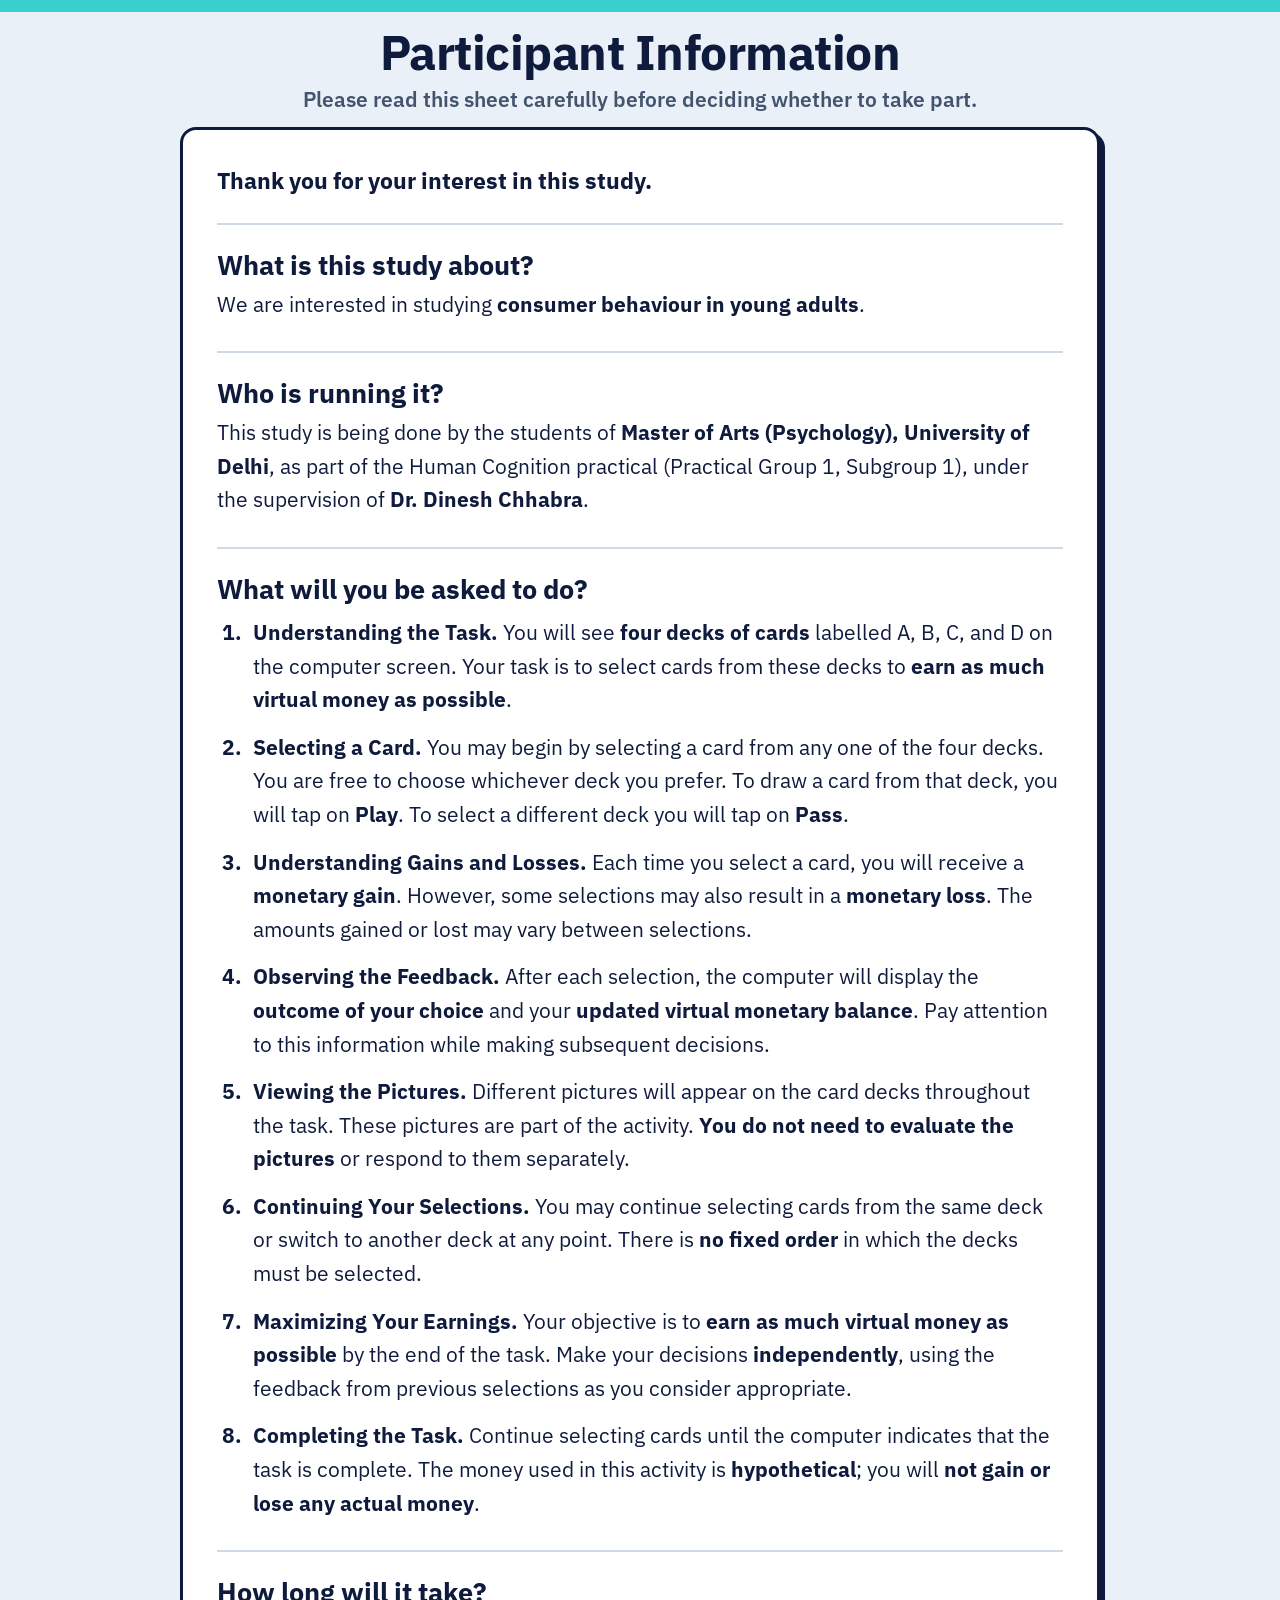
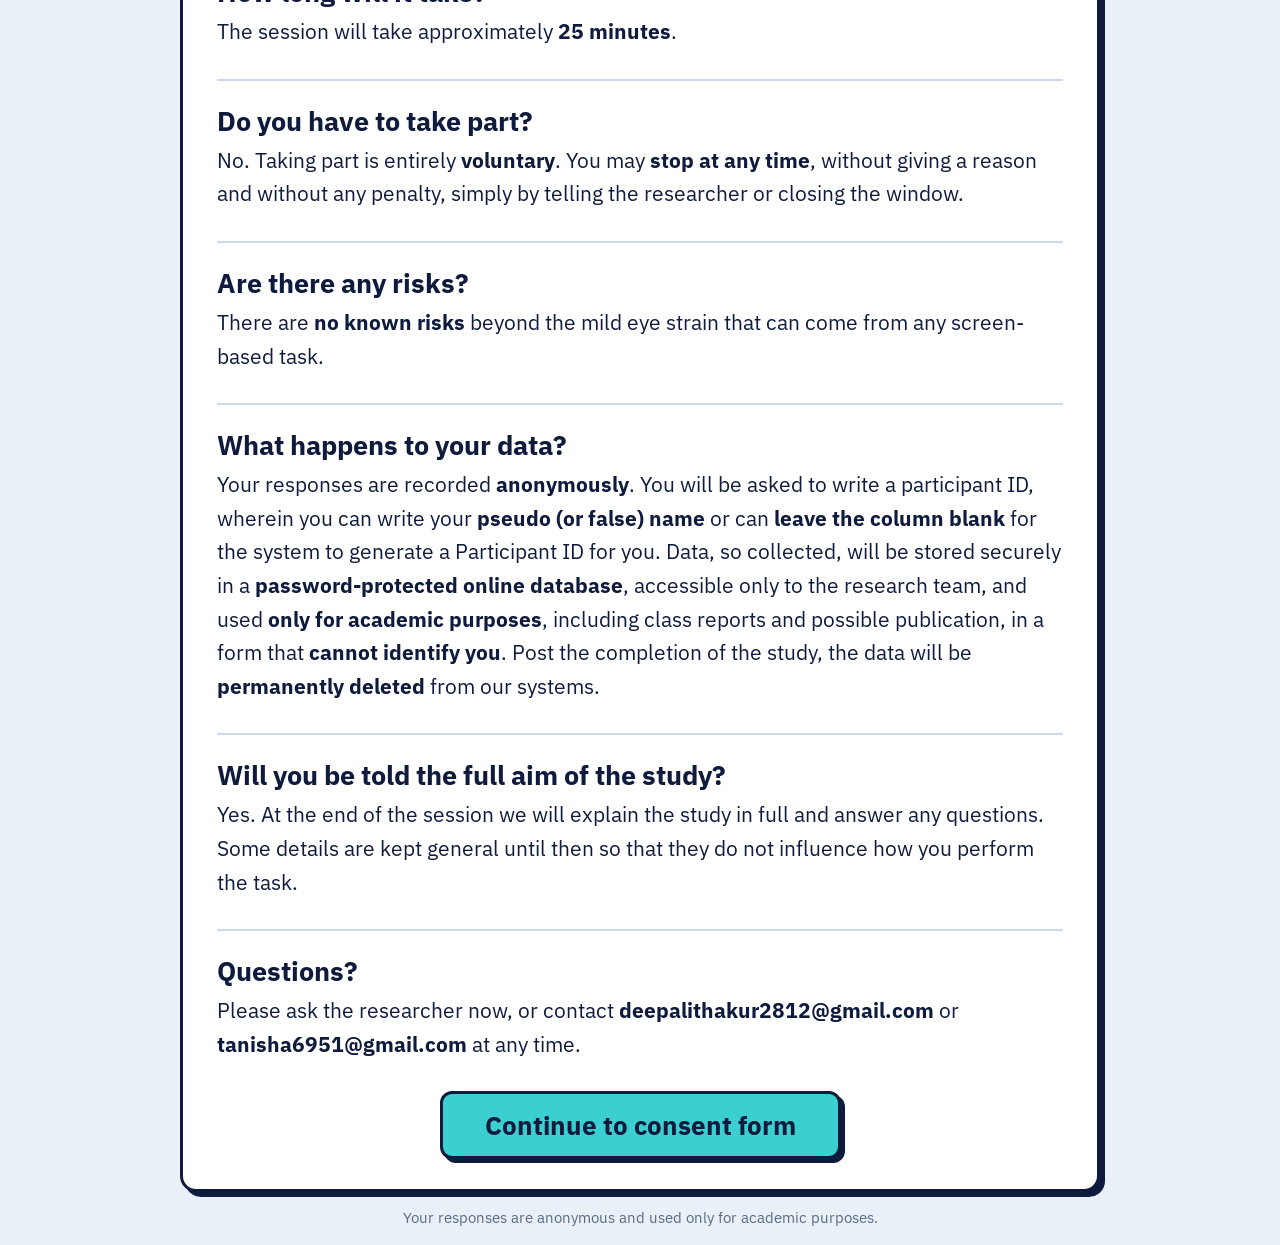
<file: index.html>
<!DOCTYPE html>
<html lang="en">
<head>
    <meta charset="UTF-8">
    <meta name="viewport" content="width=device-width, initial-scale=1.0">
    <meta name="robots" content="noindex, nofollow">
    <meta name="theme-color" content="#eaf0f8">
    <link rel="icon" href="data:,">
    <title>Consumer Behaviour Study</title>
    <link rel="preconnect" href="https://fonts.googleapis.com">
    <link rel="preconnect" href="https://fonts.gstatic.com" crossorigin>
    <link href="https://fonts.googleapis.com/css2?family=IBM+Plex+Sans:wght@400;500;600;700&display=swap" rel="stylesheet">
    <link rel="stylesheet" href="styles.css">
    <style>
        /* Tip shown only on phones held upright, on the card task screen */
        .rotate-hint { display: none; margin: 0 0 8px; padding: 8px 12px; background: #b8ece9; border-radius: 8px; font-weight: bold; font-size: 15px; }
        @media (max-width: 600px) and (orientation: portrait) { .rotate-hint { display: block; } }
        .noscript-box { max-width: 700px; margin: 40px auto; padding: 20px; background: #fde4e1; border: 3px solid #c0392b; border-radius: 10px; font-size: 18px; font-weight: bold; }
    </style>
</head>

<body>
    <noscript>
        <div class="noscript-box">This study needs JavaScript. Please turn JavaScript on in your browser settings, or open this link in a different browser, then reload the page.</div>
    </noscript>

    <!-- ===== Loading overlay (shown while the study server assigns the version) ===== -->
    <div id="loader" class="loader" role="status" aria-live="polite" hidden>
        <div class="loader-box">
            <div class="spinner" aria-hidden="true"></div>
            <p class="loader-title" id="loaderTitle">Preparing your session</p>
            <p class="loader-sub">This can take a few seconds. Please keep this page open.</p>
        </div>
    </div>

    <main class="container">

        <!-- ===== Link without a version ===== -->
        <section class="screen" id="screen-invalid" hidden>
            <div class="doc-card">
                <h1>This link is not complete</h1>
                <p class="lead">Please contact the researcher who invited you and ask for your personal study link.</p>
            </div>
        </section>

        <!-- ===== Information sheet ===== -->
        <section class="screen" id="screen-info" hidden>
            <header class="page-header">
                <h1>Participant Information</h1>
                <p>Please read this sheet carefully before deciding whether to take part.</p>
            </header>

            <div class="doc-card">
                <p class="lead">Thank you for your interest in this study.</p>

                <h2>What is this study about?</h2>
                <p>We are interested in studying <strong>consumer behaviour in young adults</strong>.</p>

                <h2>Who is running it?</h2>
                <p>This study is being done by the students of <strong>Master of Arts (Psychology), University of Delhi</strong>, as part of the Human Cognition practical (Practical Group 1, Subgroup 1), under the supervision of <strong>Dr. Dinesh Chhabra</strong>.</p>

                <h2>What will you be asked to do?</h2>
                <ol class="steps">
                    <li><strong>Understanding the Task.</strong> You will see <strong>four decks of cards</strong> labelled A, B, C, and D on the computer screen. Your task is to select cards from these decks to <strong>earn as much virtual money as possible</strong>.</li>
                    <li><strong>Selecting a Card.</strong> You may begin by selecting a card from any one of the four decks. You are free to choose whichever deck you prefer. To draw a card from that deck, you will tap on <strong>Play</strong>. To select a different deck you will tap on <strong>Pass</strong>.</li>
                    <li><strong>Understanding Gains and Losses.</strong> Each time you select a card, you will receive a <strong>monetary gain</strong>. However, some selections may also result in a <strong>monetary loss</strong>. The amounts gained or lost may vary between selections.</li>
                    <li><strong>Observing the Feedback.</strong> After each selection, the computer will display the <strong>outcome of your choice</strong> and your <strong>updated virtual monetary balance</strong>. Pay attention to this information while making subsequent decisions.</li>
                    <li><strong>Viewing the Pictures.</strong> Different pictures will appear on the card decks throughout the task. These pictures are part of the activity. <strong>You do not need to evaluate the pictures</strong> or respond to them separately.</li>
                    <li><strong>Continuing Your Selections.</strong> You may continue selecting cards from the same deck or switch to another deck at any point. There is <strong>no fixed order</strong> in which the decks must be selected.</li>
                    <li><strong>Maximizing Your Earnings.</strong> Your objective is to <strong>earn as much virtual money as possible</strong> by the end of the task. Make your decisions <strong>independently</strong>, using the feedback from previous selections as you consider appropriate.</li>
                    <li><strong>Completing the Task.</strong> Continue selecting cards until the computer indicates that the task is complete. The money used in this activity is <strong>hypothetical</strong>; you will <strong>not gain or lose any actual money</strong>.</li>
                </ol>

                <h2>How long will it take?</h2>
                <p>The session will take approximately <strong>25 minutes</strong>.</p>

                <h2>Do you have to take part?</h2>
                <p>No. Taking part is entirely <strong>voluntary</strong>. You may <strong>stop at any time</strong>, without giving a reason and without any penalty, simply by telling the researcher or closing the window.</p>

                <h2>Are there any risks?</h2>
                <p>There are <strong>no known risks</strong> beyond the mild eye strain that can come from any screen-based task.</p>

                <h2>What happens to your data?</h2>
                <p>Your responses are recorded <strong>anonymously</strong>. You will be asked to write a participant ID, wherein you can write your <strong>pseudo (or false) name</strong> or can <strong>leave the column blank</strong> for the system to generate a Participant ID for you. Data, so collected, will be stored securely in a <strong>password-protected online database</strong>, accessible only to the research team, and used <strong>only for academic purposes</strong>, including class reports and possible publication, in a form that <strong>cannot identify you</strong>. Post the completion of the study, the data will be <strong>permanently deleted</strong> from our systems.</p>

                <h2>Will you be told the full aim of the study?</h2>
                <p>Yes. At the end of the session we will explain the study in full and answer any questions. Some details are kept general until then so that they do not influence how you perform the task.</p>

                <h2>Questions?</h2>
                <p>Please ask the researcher now, or contact <strong>deepalithakur2812@gmail.com</strong> or <strong>tanisha6951@gmail.com</strong> at any time.</p>

                <div class="actions">
                    <button id="infoContinue" type="button">Continue to consent form</button>
                </div>
            </div>
        </section>

        <!-- ===== Consent form ===== -->
        <section class="screen" id="screen-consent" hidden>
            <header class="page-header">
                <h1>Consent Form</h1>
                <p>Please read each statement carefully and tick the box beside it.</p>
            </header>

            <div class="doc-card">
                <p class="lead">You can continue only if <strong>every box is ticked</strong>.</p>
                <div class="consent-list" id="consentList">
                    <label class="check"><input type="checkbox"><span>I have read the information sheet and have understood what the study involves.</span></label>
                    <label class="check"><input type="checkbox"><span>I have had the chance to ask the questions to the research team.</span></label>
                    <label class="check"><input type="checkbox"><span>I understand that my responses will be kept <strong>anonymous</strong> and will only be used for <strong>academic purposes</strong>.</span></label>
                    <label class="check"><input type="checkbox"><span>I understand that participation is <strong>voluntary</strong>.</span></label>
                    <label class="check"><input type="checkbox"><span>I confirm that I am <strong>18 years of age or older</strong>.</span></label>
                    <label class="check"><input type="checkbox"><span>I give consent to participate in this study.</span></label>
                </div>

                <div class="actions">
                    <button id="consentYes" type="button" disabled>I consent, continue</button>
                    <button id="consentNo" type="button" class="secondary">I don't wish to participate, exit</button>
                </div>
            </div>
        </section>

        <!-- ===== Demographics ===== -->
        <section class="screen" id="screen-demographics" hidden>
            <header class="page-header">
                <h1>About You</h1>
                <p>Please answer every question. Your answers are anonymous.</p>
            </header>

            <form class="doc-card" id="demographicsForm" novalidate>
                <div id="demographicsFields"></div>
                <p class="form-error" id="demographicsError" role="alert" hidden></p>
                <div class="actions">
                    <button id="demographicsContinue" type="submit">Continue</button>
                </div>
            </form>
        </section>

        <!-- ===== IGT task (instructions, task and feedback) ===== -->
        <section class="screen" id="screen-task" hidden>
            <header class="page-header">
                <h1>Card Task</h1>
                <p>Play or Pass</p>
            </header>

            <p class="rotate-hint">Tip: turn your phone sideways for the best view.</p>

            <section class="status-bar">
                <div>
                    <span>Trial</span>
                    <strong id="trialNumber">-</strong>
                </div>

                <div>
                    <span>Balance</span>
                    <strong id="balance">₹50,000</strong>
                </div>
            </section>

            <p id="previewMessage" role="status" aria-live="polite">
                Click Start to begin.
            </p>

            <section class="instructions">
                <p id="instructionsText"></p>
            </section>

            <section class="deck-area" aria-label="Four decks">
                <div class="deck" data-deck="1">
                    <div class="arrow" aria-hidden="true">▼</div>
                    <div class="deck-image"><span>Image 1</span></div>
                    <h2>Deck 1</h2>
                </div>

                <div class="deck" data-deck="2">
                    <div class="arrow" aria-hidden="true">▼</div>
                    <div class="deck-image"><span>Image 2</span></div>
                    <h2>Deck 2</h2>
                </div>

                <div class="deck" data-deck="3">
                    <div class="arrow" aria-hidden="true">▼</div>
                    <div class="deck-image"><span>Image 3</span></div>
                    <h2>Deck 3</h2>
                </div>

                <div class="deck" data-deck="4">
                    <div class="arrow" aria-hidden="true">▼</div>
                    <div class="deck-image"><span>Image 4</span></div>
                    <h2>Deck 4</h2>
                </div>
            </section>

            <section class="controls">
                <button id="startButton" type="button">Start</button>
                <button id="playButton" type="button" hidden>Play (A)</button>
                <button id="passButton" type="button" hidden>Pass (L)</button>
                <button id="continueButton" type="button" hidden>Continue to the final questions</button>
            </section>
        </section>

        <!-- ===== Adapted Immediate Gratification Inventory ===== -->
        <section class="screen" id="screen-igi" hidden>
            <header class="page-header">
                <h1>Final Questions</h1>
                <p>Please rate how much you agree with each statement.</p>
            </header>

            <form class="doc-card" id="igiForm" novalidate>
                <p class="lead"><strong>1</strong> = Strongly Disagree &nbsp;&nbsp;…&nbsp;&nbsp; <strong>5</strong> = Strongly Agree</p>
                <div id="igiItems"></div>
                <p class="form-error" id="igiError" role="alert" hidden></p>
                <div class="actions">
                    <button id="igiSubmit" type="submit">Continue</button>
                </div>
            </form>
        </section>

        <!-- ===== Short UPPS-P ===== -->
        <section class="screen" id="screen-upps" hidden>
            <header class="page-header">
                <h1>Final Questions (continued)</h1>
                <p>Below are statements that describe ways in which people act and think.</p>
            </header>

            <form class="doc-card" id="uppsForm" novalidate>
                <p class="lead">For each statement, choose how much you agree or disagree. Please answer every statement.</p>
                <p><strong>1</strong> = Agree Strongly &nbsp;&nbsp; <strong>2</strong> = Agree Somewhat &nbsp;&nbsp; <strong>3</strong> = Disagree Somewhat &nbsp;&nbsp; <strong>4</strong> = Disagree Strongly</p>
                <div id="uppsItems"></div>
                <p class="form-error" id="uppsError" role="alert" hidden></p>
                <div class="actions">
                    <button id="uppsSubmit" type="submit">Finish</button>
                </div>
            </form>
        </section>

        <!-- ===== End / exit ===== -->
        <section class="screen" id="screen-end" hidden>
            <div class="doc-card">
                <h1 id="endTitle">Thank you!</h1>
                <p class="lead" id="endText"></p>
                <p id="saveStatus" role="status" aria-live="polite"></p>
                <div class="actions">
                    <button id="retryButton" type="button" hidden>Retry saving</button>
                    <button id="backupButton" type="button" class="secondary" hidden>Download backup (CSV)</button>
                </div>
            </div>
        </section>

        <footer>Your responses are anonymous and used only for academic purposes.</footer>
    </main>

    <script src="experiment.js"></script>
    <script src="flow.js"></script>
</body>
</html>
</file>
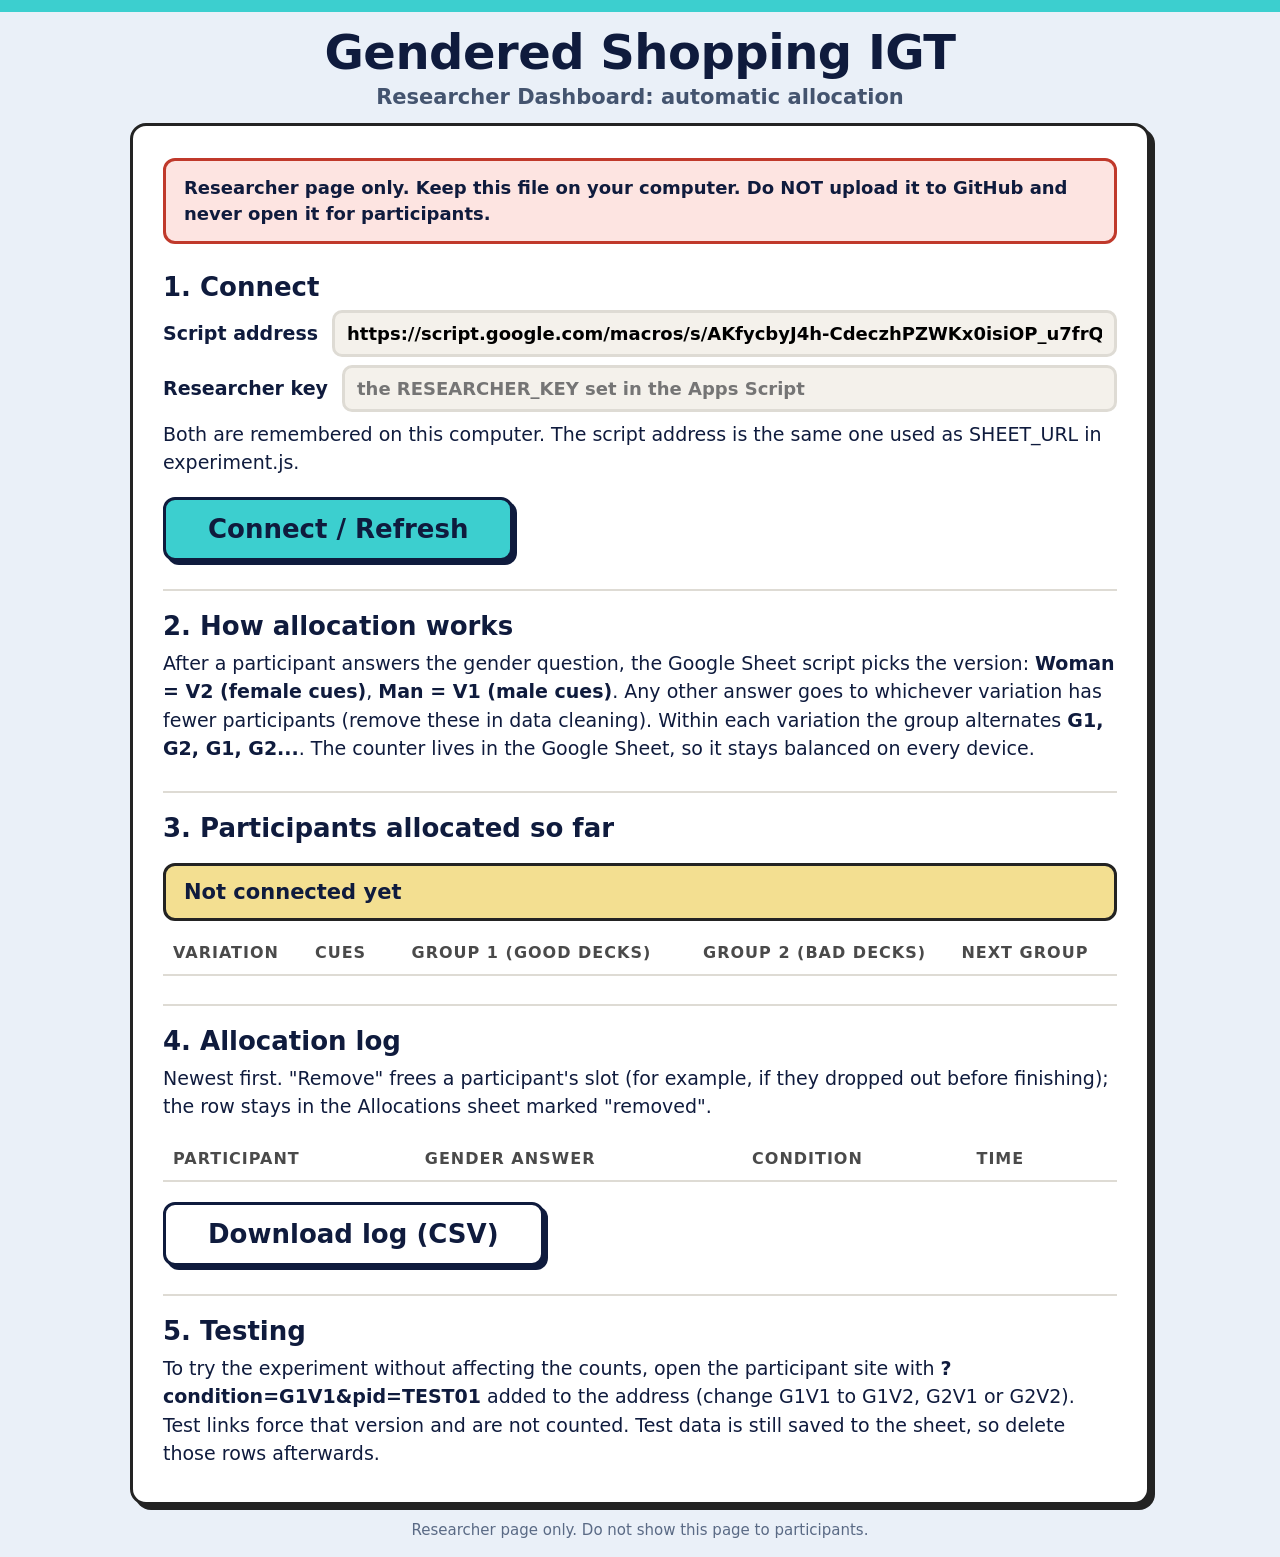
<file: researcher.html>
<!DOCTYPE html>
<html lang="en">
<head>
    <meta charset="UTF-8">
    <meta name="viewport" content="width=device-width, initial-scale=1.0">
    <meta name="robots" content="noindex, nofollow">
    <link rel="icon" href="data:,">
    <title>Researcher Dashboard - Gendered Shopping IGT</title>
    <link rel="stylesheet" href="styles.css">
    <style>
        .setup-card { background: #fff; border: 3px solid #232323; border-radius: 16px; box-shadow: 5px 5px 0 #232323; padding: 22px 30px 28px; max-width: 1020px; margin: 0 5px 16px 0; margin-left: auto; margin-right: auto; text-align: left; }
        .setup-card h2 { font-size: 26px; font-weight: 800; margin: 28px 0 8px; padding-top: 20px; border-top: 2px solid #dedbd4; }
        .setup-card h2:first-of-type { border-top: none; padding-top: 0; }
        .setup-card p { font-size: 19px; line-height: 1.5; margin: 6px 0; }
        .field { display: flex; flex-wrap: wrap; gap: 14px; align-items: center; margin: 8px 0; }
        .field label { font-weight: 700; font-size: 19px; min-width: 150px; }
        .setup-card input[type="text"], .setup-card input[type="password"] { flex: 1; min-width: 260px; font-family: inherit; font-size: 18px; font-weight: 700; padding: 10px 12px; border: 3px solid #dedbd4; border-radius: 10px; background: #f4f1eb; }
        .setup-card input:focus { outline: none; border-color: #232323; background: #fff; }
        table { width: 100%; border-collapse: collapse; margin-top: 10px; }
        th, td { padding: 12px 10px; border-bottom: 2px solid #dedbd4; text-align: left; font-size: 18px; vertical-align: middle; }
        th { font-size: 16px; text-transform: uppercase; letter-spacing: 1px; color: #4a4a4a; }
        td.num { font-size: 30px; font-weight: 800; text-align: center; }
        th.num { text-align: center; }
        .next { font-weight: 800; background: #f3df91; border-radius: 8px; padding: 4px 10px; display: inline-block; }
        .summary { margin: 20px 0 8px; padding: 14px 18px; background: #f3df91; border: 3px solid #232323; border-radius: 12px; font-size: 21px; font-weight: 800; }
        .warn { margin: 10px 0; padding: 14px 18px; background: #fde4e1; border: 3px solid #c0392b; border-radius: 12px; font-weight: 700; font-size: 18px; line-height: 1.45; }
        .small-btn { padding: 6px 16px; font-size: 18px; box-shadow: 3px 3px 0 #232323; }
        .buttons { display: flex; gap: 16px; flex-wrap: wrap; margin-top: 20px; }
        .cond-name { font-size: 24px; font-weight: 800; }
        td.mono { font-family: Consolas, monospace; font-size: 15px; }
        tr.removed td { color: #8a8a8a; text-decoration: line-through; }
        .scroll { max-height: 420px; overflow-y: auto; }
    </style>
</head>

<body>
    <main class="container">
        <header class="page-header">
            <h1>Gendered Shopping IGT</h1>
            <p>Researcher Dashboard: automatic allocation</p>
        </header>

        <section class="setup-card">
            <div class="warn">Researcher page only. Keep this file on your computer. Do NOT upload it to GitHub and never open it for participants.</div>

            <h2>1. Connect</h2>
            <div class="field"><label for="url">Script address</label><input id="url" type="text" autocomplete="off" placeholder="https://script.google.com/macros/s/.../exec"></div>
            <div class="field"><label for="key">Researcher key</label><input id="key" type="password" autocomplete="off" placeholder="the RESEARCHER_KEY set in the Apps Script"></div>
            <p>Both are remembered on this computer. The script address is the same one used as SHEET_URL in experiment.js.</p>
            <div class="buttons"><button id="refresh" type="button">Connect / Refresh</button></div>
            <div class="warn" id="error" hidden></div>

            <h2>2. How allocation works</h2>
            <p>After a participant answers the gender question, the Google Sheet script picks the version: <b>Woman = V2 (female cues)</b>, <b>Man = V1 (male cues)</b>. Any other answer goes to whichever variation has fewer participants (remove these in data cleaning). Within each variation the group alternates <b>G1, G2, G1, G2...</b>. The counter lives in the Google Sheet, so it stays balanced on every device.</p>

            <h2>3. Participants allocated so far</h2>
            <div class="summary" id="summary">Not connected yet</div>
            <table>
                <thead>
                    <tr><th>Variation</th><th>Cues</th><th class="num">Group 1 (good decks)</th><th class="num">Group 2 (bad decks)</th><th>Next group</th></tr>
                </thead>
                <tbody id="countRows"></tbody>
            </table>

            <h2>4. Allocation log</h2>
            <p>Newest first. "Remove" frees a participant's slot (for example, if they dropped out before finishing); the row stays in the Allocations sheet marked "removed".</p>
            <div class="scroll">
                <table>
                    <thead><tr><th>Participant</th><th>Gender answer</th><th>Condition</th><th>Time</th><th></th></tr></thead>
                    <tbody id="logRows"></tbody>
                </table>
            </div>
            <div class="buttons"><button id="downloadCsv" type="button" class="secondary">Download log (CSV)</button></div>

            <h2>5. Testing</h2>
            <p>To try the experiment without affecting the counts, open the participant site with <b>?condition=G1V1&amp;pid=TEST01</b> added to the address (change G1V1 to G1V2, G2V1 or G2V2). Test links force that version and are not counted. Test data is still saved to the sheet, so delete those rows afterwards.</p>
        </section>

        <footer>Researcher page only. Do not show this page to participants.</footer>
    </main>

    <script>
        const DEFAULT_URL = "https://script.google.com/macros/s/AKfycbyJ4h-CdeczhPZWKx0isiOP_u7frQhdRgKbQZt7vlOrOQKxkffJAtaLQ1hiQGWJiIAz/exec";
        const VARIATIONS = [{ v: "V1", cues: "Male shopping cues (men)" }, { v: "V2", cues: "Female shopping cues (women)" }];
        const urlBox = document.getElementById("url");
        const keyBox = document.getElementById("key");
        let lastLog = [];

        try {
            urlBox.value = localStorage.getItem("igt_script_url") || DEFAULT_URL;
            keyBox.value = localStorage.getItem("igt_researcher_key") || "";
        } catch (e) { urlBox.value = DEFAULT_URL; }

        function showError(text) {
            const box = document.getElementById("error");
            box.textContent = text || "";
            box.hidden = !text;
        }

        function cell(tr, text, cls) {
            const td = document.createElement("td");
            if (cls) td.className = cls;
            td.textContent = text;
            tr.appendChild(td);
            return td;
        }

        function call(params) {
            const base = urlBox.value.trim();
            const key = keyBox.value.trim();
            if (!base || !key) { showError("Enter the script address and the researcher key first."); return Promise.resolve(null); }
            try { localStorage.setItem("igt_script_url", base); localStorage.setItem("igt_researcher_key", key); } catch (e) {}
            const query = Object.keys(params).map(function (k) { return k + "=" + encodeURIComponent(params[k]); }).join("&");
            return fetch(base + "?" + query + "&key=" + encodeURIComponent(key))
                .then(function (r) { return r.json(); })
                .then(function (res) {
                    if (!res.ok) throw new Error(res.error || "Unknown error");
                    showError("");
                    return res;
                })
                .catch(function (err) {
                    showError("Could not load data: " + err.message + ". Check the address, the key, and your internet connection.");
                    return null;
                });
        }

        function render(res) {
            if (!res) return;
            let total = 0;
            const body = document.getElementById("countRows");
            body.innerHTML = "";
            VARIATIONS.forEach(function (item) {
                const c = res.counts[item.v];
                total += c.G1 + c.G2;
                const tr = document.createElement("tr");
                cell(tr, item.v, "cond-name");
                cell(tr, item.cues);
                cell(tr, c.G1, "num");
                cell(tr, c.G2, "num");
                const td = document.createElement("td");
                const tag = document.createElement("span");
                tag.className = "next";
                tag.textContent = (c.G2 < c.G1 ? "G2" : "G1") + item.v;
                td.appendChild(tag);
                tr.appendChild(td);
                body.appendChild(tr);
            });
            document.getElementById("summary").textContent = total + " active participant" + (total === 1 ? "" : "s") + " allocated";

            lastLog = res.log;
            const logBody = document.getElementById("logRows");
            logBody.innerHTML = "";
            res.log.slice().reverse().forEach(function (entry) {
                const tr = document.createElement("tr");
                if (entry.status !== "active") tr.className = "removed";
                cell(tr, entry.participant, "mono");
                cell(tr, entry.gender);
                cell(tr, entry.condition, "cond-name");
                cell(tr, new Date(entry.time).toLocaleString(), "mono");
                const td = document.createElement("td");
                if (entry.status === "active") {
                    const btn = document.createElement("button");
                    btn.type = "button"; btn.className = "small-btn secondary"; btn.textContent = "Remove";
                    btn.addEventListener("click", function () {
                        if (confirm("Remove " + entry.participant + " and free their slot?")) {
                            call({ action: "remove", pid: entry.participant }).then(render);
                        }
                    });
                    td.appendChild(btn);
                } else td.textContent = "removed";
                tr.appendChild(td);
                logBody.appendChild(tr);
            });
        }

        function refresh() { call({ action: "status" }).then(render); }

        document.getElementById("refresh").addEventListener("click", refresh);

        document.getElementById("downloadCsv").addEventListener("click", function () {
            function q(t) { t = String(t); return /[",\n]/.test(t) ? '"' + t.replace(/"/g, '""') + '"' : t; }
            const lines = ["participant,gender_answer,condition,time,status"].concat(lastLog.map(function (e) {
                return [e.participant, e.gender, e.condition, e.time, e.status].map(q).join(",");
            }));
            const blob = new Blob([lines.join("\n")], { type: "text/csv" });
            const a = document.createElement("a");
            a.href = URL.createObjectURL(blob);
            a.download = "igt_allocation_log.csv";
            document.body.appendChild(a); a.click(); document.body.removeChild(a);
        });

        if (keyBox.value) refresh();
        setInterval(function () { if (keyBox.value && !document.hidden) refresh(); }, 30000);
    </script>
</body>
</html>
</file>
<file: styles.css>
/* =====================================================================
   Gendered Shopping IGT: styles
   ===================================================================== */
:root {
    --ink: #0f1b3d;
    --paper: #eaf0f8;
    --card: #ffffff;
    --accent: #3ccfcf;
    --accent-dark: #22b4b8;
    --accent-soft: #b8ece9;
    --accent-tint: #e3f7f6;
    --line: #cfd9e8;
    --muted: #44546f;
    --danger: #c0392b;
    --shadow: 5px 5px 0 var(--ink);
}

* {
    box-sizing: border-box;
}

html {
    -webkit-text-size-adjust: 100%;
}

body {
    margin: 0;
    font-family: "IBM Plex Sans", "Segoe UI", system-ui, -apple-system, Roboto, Arial, sans-serif;
    -webkit-font-smoothing: antialiased;
    text-rendering: optimizeLegibility;
    font-size: 20px;
    background: var(--paper);
    color: var(--ink);
    border-top: 12px solid var(--accent);
    min-height: 100vh;
}

[hidden] { display: none !important; }

.container {
    max-width: 1240px;
    margin: 0 auto;
    padding: 14px 20px 18px;
    text-align: center;
}

.screen { text-align: center; }

/* ---------- Header ---------- */
.page-header {
    text-align: center;
    margin-bottom: 14px;
}

.page-header h1 {
    font-size: clamp(32px, 4.4vw, 48px);
    font-weight: 700;
    letter-spacing: -0.5px;
    line-height: 1.1;
    margin: 0 0 6px;
}

.page-header p {
    font-size: 21px;
    font-weight: 600;
    color: var(--muted);
    margin: 0;
}

/* ---------- Trial and Balance bar ---------- */
.status-bar {
    display: flex;
    justify-content: space-between;
    gap: 20px;
    background: var(--card);
    border: 3px solid var(--ink);
    border-radius: 14px;
    box-shadow: var(--shadow);
    padding: 10px 32px 12px;
    margin: 0 5px 14px 0;
}

.status-bar div {
    display: flex;
    flex-direction: column;
    gap: 2px;
}

.status-bar div:last-child { text-align: right; }

.status-bar span {
    font-size: 19px;
    font-weight: 700;
    text-transform: uppercase;
    letter-spacing: 1.5px;
    color: var(--muted);
}

.status-bar strong {
    font-size: 44px;
    font-weight: 700;
    line-height: 1.1;
}

/* ---------- Message (Play or Pass / win / lose) ---------- */
#previewMessage {
    font-size: 38px;
    font-weight: 700;
    min-height: 50px;
    margin: 0 0 8px;
    text-align: center;
}

/* ---------- Instructions on the task screen ---------- */
.instructions {
    max-width: 1000px;
    margin: 4px auto 14px;
    text-align: center;
}

.instructions p {
    font-size: 21px;
    font-weight: 600;
    line-height: 1.4;
    margin: 0;
}

/* ---------- Decks ---------- */
.deck-area {
    display: grid;
    grid-template-columns: repeat(4, minmax(0, 1fr));
    gap: 18px;
    margin-right: 5px;
}

.deck {
    min-width: 0;
    padding: 10px;
    background: var(--card);
    border: 3px solid var(--line);
    border-radius: 14px;
    text-align: center;
    transition: border-color 0.15s, box-shadow 0.15s;
}

.arrow {
    height: 46px;
    margin-bottom: 4px;
    color: transparent;
    font-size: 44px;
    line-height: 46px;
}

.deck.target {
    border-color: var(--ink);
    box-shadow: 0 0 0 5px var(--accent), 5px 5px 0 5px var(--ink);
}

.deck.target .arrow {
    color: var(--ink);
}

.deck-image {
    display: flex;
    align-items: center;
    justify-content: center;
    width: 100%;
    height: 26vh;
    min-height: 120px;
    background: #e2e9f4;
    border: 2px dashed #a9b8d0;
    border-radius: 8px;
    color: #5a6a85;
    overflow: hidden;
}

.deck-image span {
    font-size: 24px;
    font-weight: 700;
}

.deck-image img {
    width: 100%;
    height: 100%;
    object-fit: contain;
}

.deck h2 {
    font-size: 30px;
    font-weight: 700;
    margin: 10px 0 2px;
}

/* ---------- Buttons ---------- */
.controls {
    display: flex;
    flex-wrap: wrap;
    justify-content: center;
    gap: 20px;
    margin-top: 18px;
}

button {
    padding: 14px 42px;
    border: 3px solid var(--ink);
    border-radius: 12px;
    background: var(--accent);
    color: var(--ink);
    font-family: inherit;
    font-size: 26px;
    font-weight: 700;
    cursor: pointer;
    box-shadow: 4px 4px 0 var(--ink);
    transition: transform 0.08s, box-shadow 0.08s, background 0.15s;
}

button:hover {
    background: var(--accent-dark);
}

button:active {
    transform: translate(3px, 3px);
    box-shadow: 1px 1px 0 var(--ink);
}

button:focus-visible {
    outline: 4px solid #1a73e8;
    outline-offset: 3px;
}

button.secondary { background: #ffffff; }
button.secondary:hover { background: var(--line); }

button:disabled {
    opacity: 0.4;
    cursor: not-allowed;
    box-shadow: 4px 4px 0 var(--ink);
}
button:disabled:hover { background: var(--accent); }
button:disabled:active { transform: none; }

/* ---------- Footer ---------- */
footer {
    margin-top: 16px;
    color: #5a6a85;
    font-size: 15px;
    text-align: center;
}

/* =====================================================================
   Information, consent, demographics and final-question screens
   ===================================================================== */
.doc-card {
    max-width: 920px;
    margin: 0 auto 16px;
    padding: 26px 34px 30px;
    background: var(--card);
    border: 3px solid var(--ink);
    border-radius: 16px;
    box-shadow: var(--shadow);
    text-align: left;
}

.doc-card h1 { font-size: 36px; font-weight: 700; margin: 0 0 10px; }

.doc-card h2 {
    font-size: 27px;
    font-weight: 700;
    margin: 30px 0 6px;
    padding-top: 22px;
    border-top: 2px solid var(--line);
}

.doc-card .lead + h2 { margin-top: 24px; }
.doc-card p, .doc-card li { font-size: 21px; line-height: 1.6; }
.doc-card p { margin: 6px 0; }
.doc-card .lead { font-size: 23px; font-weight: 700; }

/* Emphasised key words: bold only (no highlight) */
.doc-card strong {
    font-weight: 700;
}

.steps { padding-left: 30px; margin: 10px 0; }
.steps li { margin-bottom: 14px; padding-left: 6px; }
.steps li::marker { font-weight: 700; }

.actions {
    display: flex;
    flex-wrap: wrap;
    justify-content: center;
    gap: 18px;
    margin-top: 30px;
}

/* Consent checkboxes and answer options */
.consent-list { display: flex; flex-direction: column; gap: 12px; margin-top: 16px; }

.check, .opt {
    display: flex;
    align-items: flex-start;
    gap: 14px;
    padding: 14px 18px;
    border: 3px solid var(--line);
    border-radius: 12px;
    background: var(--paper);
    font-size: 21px;
    line-height: 1.45;
    cursor: pointer;
    transition: border-color 0.12s, background 0.12s;
}

.check:hover, .opt:hover { border-color: #94a6c4; }

.check input, .opt input {
    width: 26px;
    height: 26px;
    margin-top: 2px;
    flex: none;
    accent-color: var(--ink);
}

.check:has(input:checked), .opt:has(input:checked) {
    border-color: var(--ink);
    background: var(--accent-tint);
}

.check:has(input:focus-visible), .opt:has(input:focus-visible) {
    outline: 4px solid #1a73e8;
    outline-offset: 2px;
}

/* Question blocks (demographics and IGI) */
fieldset.q {
    border: none;
    margin: 0 0 30px;
    padding: 0 0 26px;
    min-width: 0;
    border-bottom: 2px solid var(--line);
}
fieldset.q:last-of-type { border-bottom: none; }

fieldset.q legend {
    font-size: 24px;
    font-weight: 700;
    line-height: 1.35;
    margin-bottom: 12px;
    padding: 0;
}

fieldset.q .hint { font-size: 18px; color: var(--muted); margin: 0 0 8px; }

.options {
    display: grid;
    grid-template-columns: repeat(auto-fit, minmax(300px, 1fr));
    gap: 10px;
}

.opt { font-weight: 600; }

fieldset.q input[type="text"],
fieldset.q input[type="number"] {
    width: 100%;
    max-width: 380px;
    padding: 12px 14px;
    font-family: inherit;
    font-size: 24px;
    font-weight: 700;
    background: var(--paper);
    border: 3px solid var(--line);
    border-radius: 10px;
}

fieldset.q input[type="text"]:focus,
fieldset.q input[type="number"]:focus {
    outline: none;
    border-color: var(--ink);
    background: #ffffff;
}

fieldset.q input.other { display: block; margin-top: 10px; max-width: 100%; }

.form-error {
    margin: 14px 0 0;
    padding: 14px 18px;
    background: #fde4e1;
    border: 3px solid var(--danger);
    border-radius: 12px;
    font-size: 19px;
    font-weight: 700;
    line-height: 1.45;
}

/* IGI: 1-5 scale */
.likert .scale { display: flex; gap: 12px; max-width: 600px; }
.likert .scale label { flex: 1; cursor: pointer; }
.likert .scale input { position: absolute; opacity: 0; pointer-events: none; }

.likert .scale span {
    display: block;
    padding: 14px 0;
    text-align: center;
    font-size: 26px;
    font-weight: 700;
    border: 3px solid var(--line);
    border-radius: 12px;
    background: var(--paper);
    transition: background 0.12s, border-color 0.12s;
}

.likert .scale label:hover span { border-color: #94a6c4; }
.likert .scale input:checked + span { border-color: var(--ink); background: var(--accent); }
.likert .scale input:focus-visible + span { outline: 4px solid #1a73e8; outline-offset: 2px; }

.likert .anchors {
    display: flex;
    justify-content: space-between;
    max-width: 600px;
    margin-top: 6px;
    color: var(--muted);
}
.likert .anchors small { font-size: 17px; font-weight: 600; }

/* =====================================================================
   Shorter screens (small laptops): keep the card task on one screen
   ===================================================================== */
@media (max-height: 800px) {
    body { border-top-width: 8px; }
    .container { padding: 8px 16px 10px; }
    .page-header { margin-bottom: 8px; }
    .page-header h1 { font-size: 32px; }
    .page-header p { display: none; }
    .status-bar { padding: 6px 28px 8px; margin-bottom: 8px; }
    .status-bar strong { font-size: 34px; }
    .status-bar span { font-size: 16px; }
    #previewMessage { font-size: 30px; min-height: 38px; margin-bottom: 4px; }
    .instructions { margin-bottom: 8px; }
    .instructions p { font-size: 18px; line-height: 1.3; }
    .arrow { height: 34px; font-size: 32px; line-height: 34px; }
    .deck-image { height: 20vh; min-height: 90px; }
    .deck h2 { font-size: 24px; margin-top: 6px; }
    .controls { margin-top: 10px; }
    button { padding: 10px 34px; font-size: 22px; }
    footer { margin-top: 8px; font-size: 13px; }
}

/* =====================================================================
   Phones and small tablets
   ===================================================================== */
@media (max-width: 700px) {
    body { font-size: 18px; }
    .container { padding: 12px 12px 16px; }

    .status-bar { padding: 8px 18px 10px; }
    .status-bar strong { font-size: 32px; }
    #previewMessage { font-size: 28px; }
    .instructions p { font-size: 17px; }

    .deck-area { grid-template-columns: repeat(2, minmax(0, 1fr)); gap: 12px; }
    .deck-image { height: 18vh; }
    .deck h2 { font-size: 22px; }

    button { padding: 14px 28px; font-size: 22px; }

    .doc-card { padding: 18px 16px 22px; box-shadow: 4px 4px 0 var(--ink); }
    .doc-card h1 { font-size: 28px; }
    .doc-card h2 { font-size: 23px; }
    .doc-card p, .doc-card li, .check, .opt { font-size: 18px; }
    .doc-card .lead { font-size: 19px; }
    fieldset.q legend { font-size: 20px; }
    .options { grid-template-columns: 1fr; }
    .likert .scale span { font-size: 22px; padding: 12px 0; }
    .actions button { width: 100%; }
}

@media (prefers-reduced-motion: reduce) {
    * { transition: none !important; }
}

/* =====================================================================
   Loading overlay (between demographics and the card task)
   ===================================================================== */
.loader {
    position: fixed;
    inset: 0;
    z-index: 1000;
    display: flex;
    align-items: center;
    justify-content: center;
    background: var(--paper);
    padding: 20px;
}

.loader-box { text-align: center; max-width: 520px; }

.spinner {
    width: 64px;
    height: 64px;
    margin: 0 auto 22px;
    border: 6px solid var(--line);
    border-top-color: var(--accent-dark);
    border-radius: 50%;
    animation: spin 0.9s linear infinite;
}

.loader-title { font-size: 30px; font-weight: 700; margin: 0 0 8px; }
.loader-sub { font-size: 19px; font-weight: 500; color: var(--muted); margin: 0; line-height: 1.5; }

@keyframes spin { to { transform: rotate(360deg); } }

@media (prefers-reduced-motion: reduce) {
    .spinner { animation: none; border-top-color: var(--line); border-right-color: var(--accent-dark); }
}
</file>
